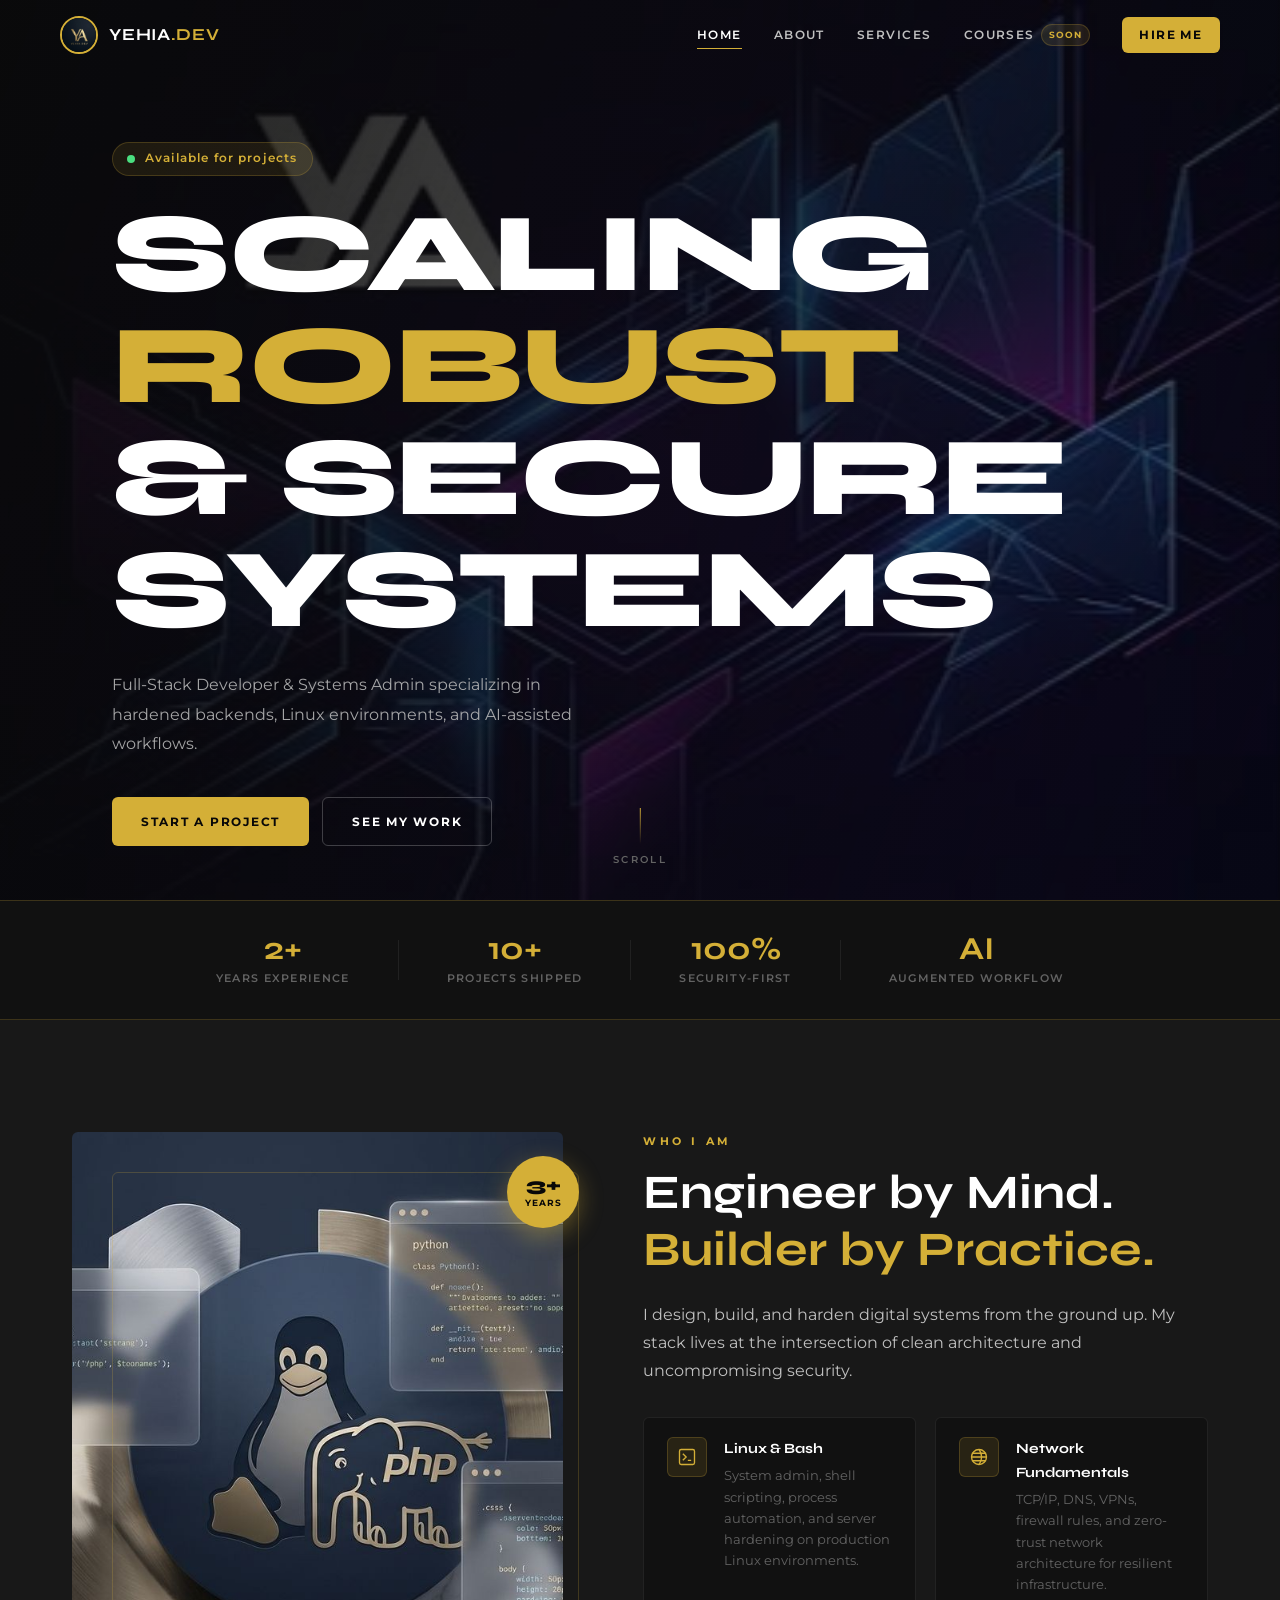
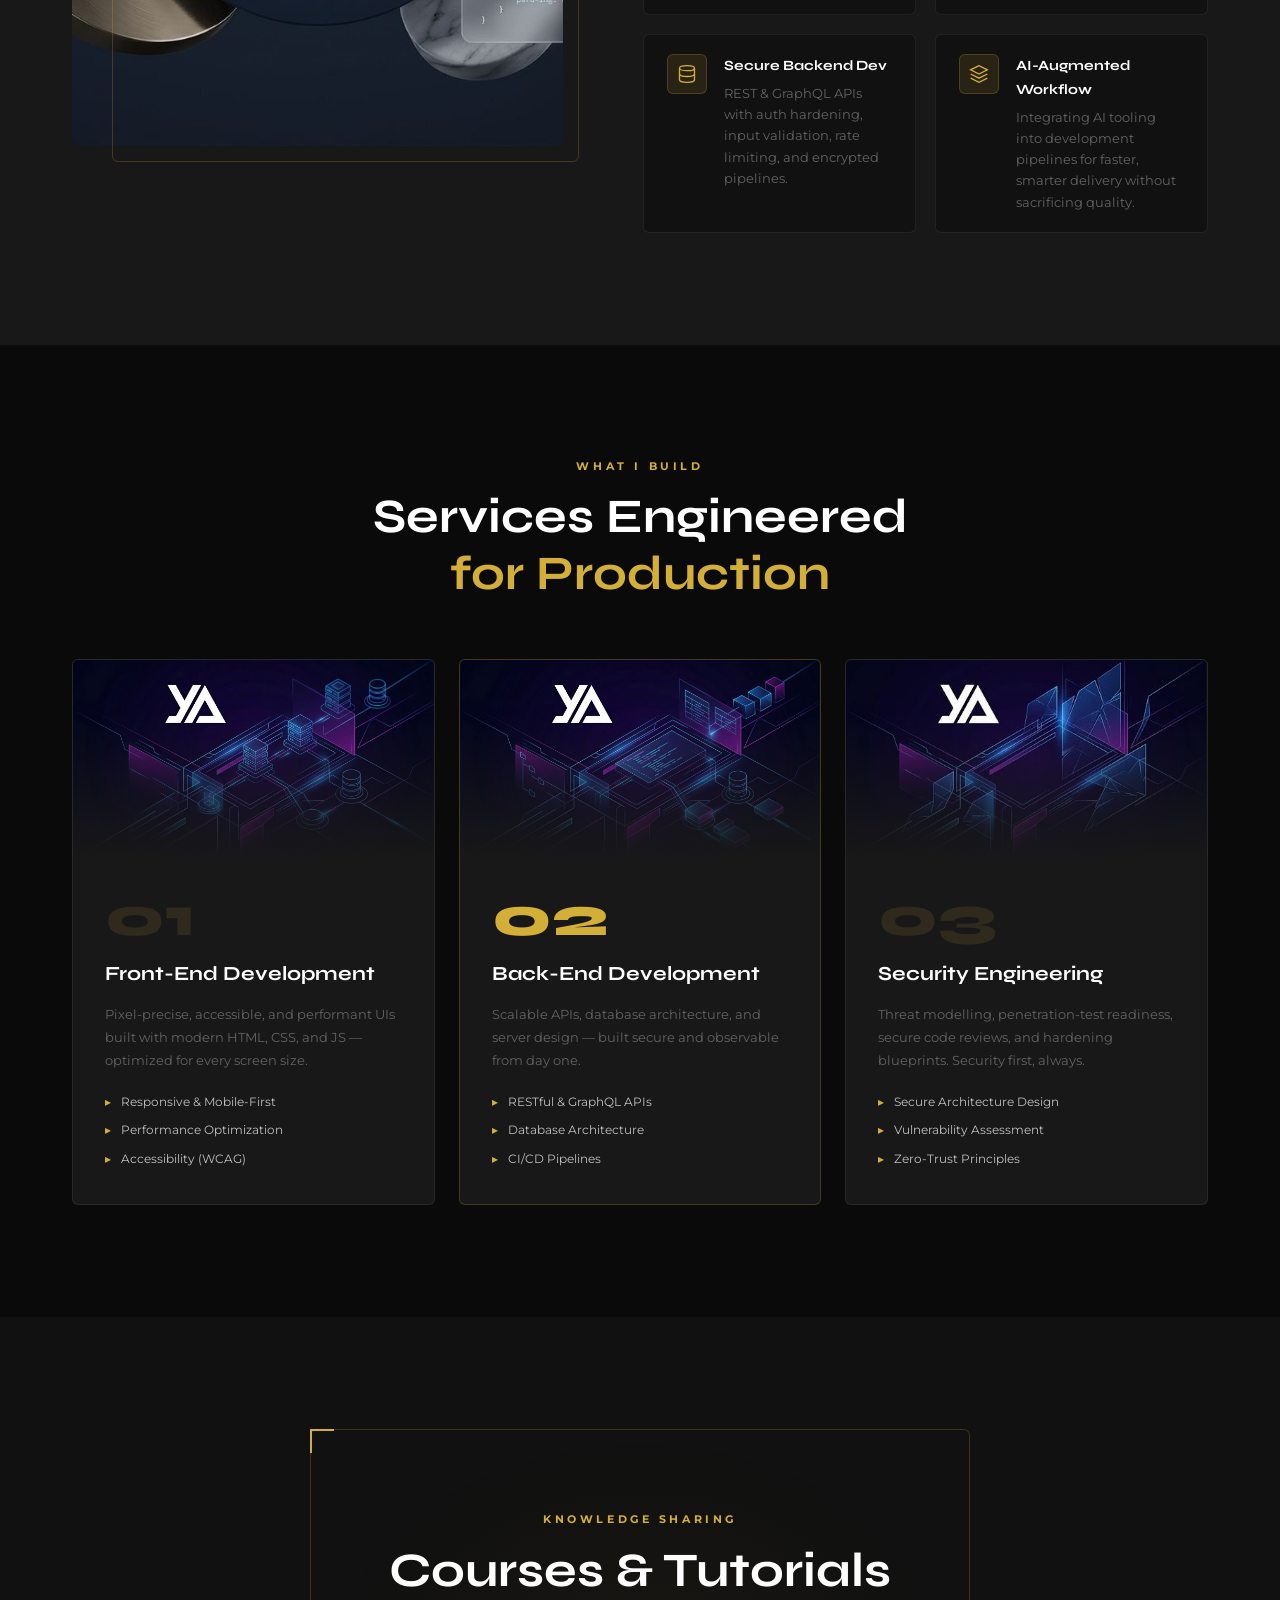
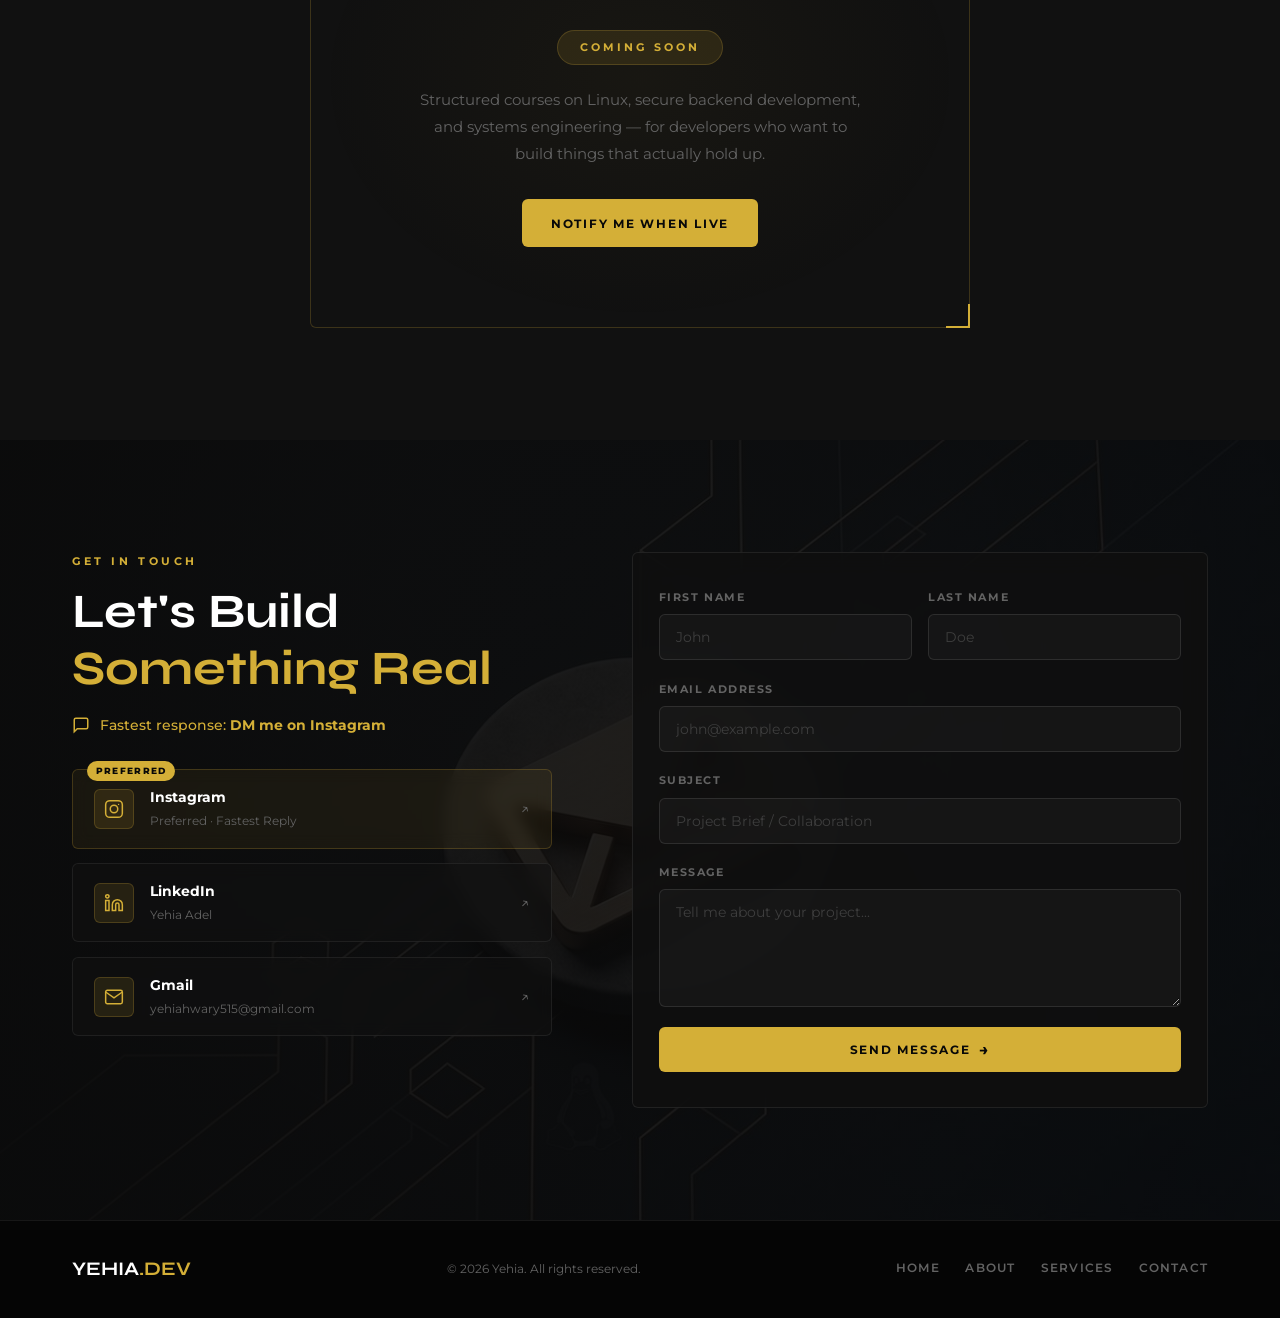
<file: index.html>
<!DOCTYPE html>
<html lang="en">
<head>
  <meta charset="UTF-8" />
  <meta name="viewport" content="width=device-width, initial-scale=1.0" />
  <meta name="description" content="YEHIA.DEV — Full-Stack Developer & Systems Admin specialized in secure backends and Linux environments." />
  <meta name="google-site-verification" content="TcELr9g-P4pDHwM1AW909htxJzRYOVtSJI5cZAtxyQg" />
  <title>YEHIA.DEV — Full-Stack Developer & Systems Admin</title>

  <link rel="preconnect" href="https://fonts.googleapis.com" />
  <link rel="preconnect" href="https://fonts.gstatic.com" crossorigin />
  <link href="https://fonts.googleapis.com/css2?family=Syne:wght@400;500;600;700;800&family=Montserrat:wght@300;400;500;600&display=swap" rel="stylesheet" />

  <link rel="stylesheet" href="style.css" />
</head>
<body>

  <!-- ████  NAVBAR  ████ -->
  <header class="navbar" id="navbar">
    <div class="navbar__inner">
      <a href="#home" class="navbar__logo">
        <img src="PIC/loge.jpeg" alt="YEHIA.DEV Logo" />
        <span class="navbar__wordmark">YEHIA<em>.DEV</em></span>
      </a>

      <nav class="navbar__nav" id="navMenu">
        <a href="#home"     class="nav-link">Home</a>
        <a href="#about"    class="nav-link">About</a>
        <a href="#services" class="nav-link">Services</a>
        <a href="#courses"  class="nav-link">Courses <span class="pill">Soon</span></a>
        <a href="#contact"  class="nav-link nav-cta">Hire Me</a>
      </nav>

      <button class="hamburger" id="hamburger" aria-label="Toggle navigation" aria-expanded="false">
        <span class="bar"></span><span class="bar"></span><span class="bar"></span>
      </button>

    </div>
  </header>


  <main>

    <!-- ████  HERO  ████ -->
    <section class="hero" id="home">
      <div class="hero__media">
        <img src="PIC/p1.jpeg" alt="Systems infrastructure" />
        <div class="hero__vignette"></div>
      </div>

      <div class="hero__body">
        <div class="hero__badge reveal-up">
          <span class="status-dot"></span>
          Available for projects
        </div>

        <h1 class="hero__title reveal-up">
          SCALING<br />
          <span class="hero__accent">ROBUST</span><br />
          &amp; SECURE<br />
          SYSTEMS
        </h1>

        <p class="hero__desc reveal-up">
          Full-Stack Developer &amp; Systems Admin specializing in<br class="d-none-sm" />
          hardened backends, Linux environments, and AI-assisted workflows.
        </p>

        <div class="hero__cta reveal-up">
          <a href="#contact" class="btn btn-primary">Start a Project</a>
          <a href="#about"   class="btn btn-outline">See My Work</a>
        </div>
      </div>

      <div class="hero__scroll" aria-hidden="true">
        <div class="hero__scroll-track"></div>
        <span>Scroll</span>
      </div>
    </section>


    <!-- ████  STATS BAR  ████ -->
    <div class="statsbar">
      <div class="statsbar__inner container">
        <div class="stat reveal-up"><strong>2+</strong><span>Years Experience</span></div>
        <div class="stat-divider"></div>
        <div class="stat reveal-up"><strong>10+</strong><span>Projects Shipped</span></div>
        <div class="stat-divider"></div>
        <div class="stat reveal-up"><strong>100%</strong><span>Security-First</span></div>
        <div class="stat-divider"></div>
        <div class="stat reveal-up"><strong>AI</strong><span>Augmented Workflow</span></div>
      </div>
    </div>


    <!-- ████  ABOUT  ████ -->
    <section class="about section" id="about">
      <div class="container about__grid">

        <div class="about__visual reveal-left">
          <div class="about__img-frame">
            <img src="PIC/about.jpeg" alt="Yehia at work" />
          </div>
          <div class="about__exp-badge">
            <strong>3+</strong>
            <span>Years</span>
          </div>
        </div>

        <div class="about__content">
          <p class="label reveal-up">Who I Am</p>
          <h2 class="section-title reveal-up">
            Engineer by Mind.<br />
            <span class="gold">Builder by Practice.</span>
          </h2>
          <p class="about__lead reveal-up">
            I design, build, and harden digital systems from the ground up. My stack lives at the intersection of clean architecture and uncompromising security.
          </p>

          <div class="skills-grid">

            <div class="skill-item reveal-up">
              <div class="skill-icon">
                <svg viewBox="0 0 24 24" fill="none" stroke="currentColor" stroke-width="1.6">
                  <rect x="3" y="3" width="18" height="18" rx="2"/>
                  <path d="M7 8l4 4-4 4M13 16h4"/>
                </svg>
              </div>
              <div>
                <h3>Linux &amp; Bash</h3>
                <p>System admin, shell scripting, process automation, and server hardening on production Linux environments.</p>
              </div>
            </div>

            <div class="skill-item reveal-up">
              <div class="skill-icon">
                <svg viewBox="0 0 24 24" fill="none" stroke="currentColor" stroke-width="1.6">
                  <circle cx="12" cy="12" r="9"/>
                  <path d="M12 3a14.5 14.5 0 0 1 0 18M3 12h18M3.5 7.5h17M3.5 16.5h17"/>
                </svg>
              </div>
              <div>
                <h3>Network Fundamentals</h3>
                <p>TCP/IP, DNS, VPNs, firewall rules, and zero-trust network architecture for resilient infrastructure.</p>
              </div>
            </div>

            <div class="skill-item reveal-up">
              <div class="skill-icon">
                <svg viewBox="0 0 24 24" fill="none" stroke="currentColor" stroke-width="1.6">
                  <ellipse cx="12" cy="5" rx="9" ry="3"/>
                  <path d="M3 5v14c0 1.657 4.03 3 9 3s9-1.343 9-3V5"/>
                  <path d="M3 12c0 1.657 4.03 3 9 3s9-1.343 9-3"/>
                </svg>
              </div>
              <div>
                <h3>Secure Backend Dev</h3>
                <p>REST &amp; GraphQL APIs with auth hardening, input validation, rate limiting, and encrypted pipelines.</p>
              </div>
            </div>

            <div class="skill-item reveal-up">
              <div class="skill-icon">
                <svg viewBox="0 0 24 24" fill="none" stroke="currentColor" stroke-width="1.6">
                  <path d="M12 2L2 7l10 5 10-5-10-5z"/>
                  <path d="M2 17l10 5 10-5M2 12l10 5 10-5"/>
                </svg>
              </div>
              <div>
                <h3>AI-Augmented Workflow</h3>
                <p>Integrating AI tooling into development pipelines for faster, smarter delivery without sacrificing quality.</p>
              </div>
            </div>

          </div>
        </div>

      </div>
    </section>


    <!-- ████  SERVICES  ████ -->
    <section class="services section" id="services">
      <div class="container">

        <div class="section-head">
          <p class="label reveal-up">What I Build</p>
          <h2 class="section-title reveal-up">
            Services Engineered<br />
            <span class="gold">for Production</span>
          </h2>
        </div>

        <div class="services__grid">

          <article class="svc-card reveal-up">
            <div class="svc-card__img">
              <img src="PIC/p2.jpeg" alt="Front-end development visual" />
              <div class="svc-card__img-overlay"></div>
            </div>
            <div class="svc-card__body">
              <span class="svc-num">01</span>
              <h3>Front-End Development</h3>
              <p>Pixel-precise, accessible, and performant UIs built with modern HTML, CSS, and JS — optimized for every screen size.</p>
              <ul class="svc-list">
                <li>Responsive &amp; Mobile-First</li>
                <li>Performance Optimization</li>
                <li>Accessibility (WCAG)</li>
              </ul>
            </div>
          </article>

          <article class="svc-card svc-card--featured reveal-up">
            <div class="svc-card__img">
              <img src="PIC/p3.jpeg" alt="Back-end development visual" />
              <div class="svc-card__img-overlay"></div>
            </div>
            <div class="svc-card__body">
              <span class="svc-num">02</span>
              <h3>Back-End Development</h3>
              <p>Scalable APIs, database architecture, and server design — built secure and observable from day one.</p>
              <ul class="svc-list">
                <li>RESTful &amp; GraphQL APIs</li>
                <li>Database Architecture</li>
                <li>CI/CD Pipelines</li>
              </ul>
            </div>
          </article>

          <article class="svc-card reveal-up">
            <div class="svc-card__img">
              <img src="PIC/p1.jpeg" alt="Security engineering visual" />
              <div class="svc-card__img-overlay"></div>
            </div>
            <div class="svc-card__body">
              <span class="svc-num">03</span>
              <h3>Security Engineering</h3>
              <p>Threat modelling, penetration-test readiness, secure code reviews, and hardening blueprints. Security first, always.</p>
              <ul class="svc-list">
                <li>Secure Architecture Design</li>
                <li>Vulnerability Assessment</li>
                <li>Zero-Trust Principles</li>
              </ul>
            </div>
          </article>

        </div>
      </div>
    </section>


    <!-- ████  COURSES  ████ -->
    <section class="courses section" id="courses">
      <div class="container">
        <div class="courses__inner reveal-up">
          <div class="courses__corner-tl"></div>
          <div class="courses__corner-br"></div>
          <p class="label">Knowledge Sharing</p>
          <h2 class="section-title">Courses &amp; Tutorials</h2>
          <span class="courses__pill">Coming Soon</span>
          <p class="courses__desc">
            Structured courses on Linux, secure backend development, and systems engineering — for developers who want to build things that actually hold up.
          </p>
          <a href="#contact" class="btn btn-primary">Notify Me When Live</a>
        </div>
      </div>
    </section>


    <!-- ████  CONTACT  ████ -->
    <section class="contact section" id="contact">

      <div class="contact__bg">
        <img src="PIC/contact.jpeg" alt="" aria-hidden="true" />
        <div class="contact__bg-overlay"></div>
      </div>

      <div class="container contact__grid">

        <div class="contact__info">
          <p class="label reveal-up">Get In Touch</p>
          <h2 class="section-title reveal-up">
            Let's Build<br />
            <span class="gold">Something Real</span>
          </h2>

          <div class="contact__preferred reveal-up">
            <svg viewBox="0 0 24 24" fill="none" stroke="currentColor" stroke-width="2" aria-hidden="true">
              <path d="M21 15a2 2 0 0 1-2 2H7l-4 4V5a2 2 0 0 1 2-2h14a2 2 0 0 1 2 2z"/>
            </svg>
            <span>Fastest response: <strong>DM me on Instagram</strong></span>
          </div>

          <div class="social-links reveal-up">

            <a
              href="https://www.instagram.com/yahya_alsulami515?igsh=MWY4enBuMXNpaTRycA%3D%3D&utm_source=qr"
              target="_blank"
              rel="noopener noreferrer"
              class="social-link social-link--ig social-link--preferred"
              aria-label="Instagram — preferred contact"
            >
              <span class="social-link__icon">
                <svg viewBox="0 0 24 24" fill="none" stroke="currentColor" stroke-width="1.8">
                  <rect x="2" y="2" width="20" height="20" rx="5"/>
                  <circle cx="12" cy="12" r="4.5"/>
                  <circle cx="17.5" cy="6.5" r="0.8" fill="currentColor" stroke="none"/>
                </svg>
              </span>
              <span class="social-link__label">
                <strong>Instagram</strong>
                <small>Preferred · Fastest Reply</small>
              </span>
              <span class="social-link__arrow">↗</span>
            </a>

            <a
              href="https://www.linkedin.com/in/yehia-adel-474b653a9?utm_source=share_via&utm_content=profile&utm_medium=member_ios"
              target="_blank"
              rel="noopener noreferrer"
              class="social-link social-link--li"
              aria-label="LinkedIn profile"
            >
              <span class="social-link__icon">
                <svg viewBox="0 0 24 24" fill="none" stroke="currentColor" stroke-width="1.8">
                  <path d="M16 8a6 6 0 0 1 6 6v7h-4v-7a2 2 0 0 0-2-2 2 2 0 0 0-2 2v7h-4v-7a6 6 0 0 1 6-6z"/>
                  <rect x="2" y="9" width="4" height="12"/>
                  <circle cx="4" cy="4" r="2"/>
                </svg>
              </span>
              <span class="social-link__label">
                <strong>LinkedIn</strong>
                <small>Yehia Adel</small>
              </span>
              <span class="social-link__arrow">↗</span>
            </a>

            <a
              href="mailto:yehiahwary515@gmail.com"
              class="social-link social-link--gm"
              aria-label="Email: yehiahwary515@gmail.com"
            >
              <span class="social-link__icon">
                <svg viewBox="0 0 24 24" fill="none" stroke="currentColor" stroke-width="1.8">
                  <path d="M4 4h16c1.1 0 2 .9 2 2v12c0 1.1-.9 2-2 2H4c-1.1 0-2-.9-2-2V6c0-1.1.9-2 2-2z"/>
                  <polyline points="22,6 12,13 2,6"/>
                </svg>
              </span>
              <span class="social-link__label">
                <strong>Gmail</strong>
                <small>yehiahwary515@gmail.com</small>
              </span>
              <span class="social-link__arrow">↗</span>
            </a>

          </div>
        </div>

        <div class="contact__form-wrap reveal-up">
          <form class="contact__form" id="contactForm" action="https://formspree.io/f/xzdywegn" method="POST">
            <div class="form-row">
              <div class="form-group">
                <label for="fname">First Name</label>
                <input type="text" id="fname" name="fname" placeholder="John" autocomplete="given-name" required />
              </div>
              <div class="form-group">
                <label for="lname">Last Name</label>
                <input type="text" id="lname" name="lname" placeholder="Doe" autocomplete="family-name" required />
              </div>
            </div>

            <div class="form-group">
              <label for="email">Email Address</label>
              <input type="email" id="email" name="email" placeholder="john@example.com" autocomplete="email" required />
            </div>

            <div class="form-group">
              <label for="subject">Subject</label>
              <input type="text" id="subject" name="subject" placeholder="Project Brief / Collaboration" />
            </div>

            <div class="form-group">
              <label for="message">Message</label>
              <textarea id="message" name="message" rows="5" placeholder="Tell me about your project..." required></textarea>
            </div>

            <button type="submit" class="btn btn-primary btn-full" id="submitBtn">
              <span class="btn-text">Send Message</span>
              <span class="btn-icon" aria-hidden="true">→</span>
            </button>

            <p class="form-success" id="formSuccess" role="alert" aria-live="polite">
              ✓ Message received! I'll be in touch shortly.
            </p>

          </form>
        </div>

      </div>
    </section>

  </main>


  <!-- ████  FOOTER  ████ -->
  <footer class="footer">
    <div class="container footer__inner">
      <p class="footer__brand">YEHIA<span class="gold">.DEV</span></p>
      <p class="footer__copy">© <span id="year"></span> Yehia. All rights reserved.</p>
      <nav class="footer__nav" aria-label="Footer links">
        <a href="#home">Home</a>
        <a href="#about">About</a>
        <a href="#services">Services</a>
        <a href="#contact">Contact</a>
      </nav>
    </div>
  </footer>
  <script src="script.js"></script>
</body>
</html>
</file>
<file: style.css>
/* ═══════════════════════════════════════════════════════════
   YEHIA.DEV — style.css  v2
   Mobile-First Responsive | Luxury Dark Mode | Gold Accents
   Fonts: Syne (display) + Montserrat (body)
═══════════════════════════════════════════════════════════ */

/* ──────────────────────────────────────────
   1. CSS RESET & ROOT VARIABLES
────────────────────────────────────────── */
*, *::before, *::after {
  box-sizing: border-box;
  margin: 0;
  padding: 0;
}

:root {
  /* Colors */
  --bg:           #0a0a0a;
  --bg-2:         #111111;
  --bg-3:         #181818;
  --gold:         #D4AF37;
  --gold-light:   #e8c84d;
  --gold-dim:     rgba(212, 175, 55, 0.12);
  --gold-border:  rgba(212, 175, 55, 0.22);
  --white:        #ffffff;
  --text:         #c0c0c0;
  --text-muted:   #636363;
  --border:       rgba(255, 255, 255, 0.07);

  /* Typography */
  --font-display: 'Syne', sans-serif;
  --font-body:    'Montserrat', sans-serif;

  /* Spacing */
  --section-pad:  5rem 0;
  --container:    1200px;

  /* Misc */
  --radius:       6px;
  --ease:         cubic-bezier(0.25, 0.46, 0.45, 0.94);
  --t:            0.32s;
}

html {
  scroll-behavior: smooth;
  font-size: 16px;
}

body {
  background-color: var(--bg);
  color: var(--text);
  font-family: var(--font-body);
  font-weight: 400;
  line-height: 1.7;
  overflow-x: hidden;
  -webkit-font-smoothing: antialiased;
}

img {
  display: block;
  max-width: 100%;
  height: auto;
}

a { text-decoration: none; color: inherit; }
ul { list-style: none; }
button { font-family: var(--font-body); }

/* ──────────────────────────────────────────
   2. UTILITY CLASSES
────────────────────────────────────────── */
.container {
  width: 100%;
  max-width: var(--container);
  margin: 0 auto;
  padding: 0 1.25rem;
}

.section { padding: var(--section-pad); }

.gold { color: var(--gold); }

.label {
  display: block;
  font-family: var(--font-body);
  font-size: 0.7rem;
  font-weight: 700;
  letter-spacing: 0.32em;
  text-transform: uppercase;
  color: var(--gold);
  margin-bottom: 0.85rem;
}

.section-title {
  font-family: var(--font-display);
  font-size: clamp(1.9rem, 4.5vw, 3rem);
  font-weight: 700;
  color: var(--white);
  line-height: 1.18;
  margin-bottom: 1.4rem;
}

.section-head {
  text-align: center;
  max-width: 600px;
  margin: 0 auto 3.5rem;
}

/* hide linebreak on small screens */
.d-none-sm { display: none; }

/* ──────────────────────────────────────────
   3. SCROLL-REVEAL ANIMATIONS
────────────────────────────────────────── */
.reveal-up,
.reveal-left {
  opacity: 0;
  transition: opacity 0.7s var(--ease), transform 0.7s var(--ease);
}
.reveal-up   { transform: translateY(40px); }
.reveal-left { transform: translateX(-40px); }

.reveal-up.is-visible,
.reveal-left.is-visible {
  opacity: 1;
  transform: none;
}

/* stagger delays for siblings */
.skills-grid .skill-item:nth-child(2),
.svc-card:nth-child(2),
.stat:nth-child(2) { transition-delay: 0.1s; }

.skills-grid .skill-item:nth-child(3),
.svc-card:nth-child(3),
.stat:nth-child(3) { transition-delay: 0.2s; }

.skills-grid .skill-item:nth-child(4),
.stat:nth-child(4) { transition-delay: 0.3s; }

/* ──────────────────────────────────────────
   4. BUTTONS
────────────────────────────────────────── */
.btn {
  display: inline-flex;
  align-items: center;
  gap: 0.5rem;
  padding: 0.82rem 1.8rem;
  font-family: var(--font-body);
  font-size: 0.78rem;
  font-weight: 700;
  letter-spacing: 0.14em;
  text-transform: uppercase;
  border: none;
  border-radius: var(--radius);
  cursor: pointer;
  transition: all var(--t) var(--ease);
  position: relative;
  overflow: hidden;
  white-space: nowrap;
}

.btn-primary {
  background: var(--gold);
  color: #080808;
  box-shadow: 0 0 0 0 rgba(212,175,55,0.35);
}
.btn-primary:hover {
  background: var(--gold-light);
  box-shadow: 0 6px 28px rgba(212,175,55,0.35);
  transform: translateY(-2px);
}
.btn-primary:active { transform: translateY(0); }

.btn-outline {
  background: transparent;
  color: var(--white);
  border: 1px solid rgba(255,255,255,0.22);
}
.btn-outline:hover {
  border-color: var(--gold);
  color: var(--gold);
  transform: translateY(-2px);
}

.btn-full { width: 100%; justify-content: center; }

.btn-icon {
  transition: transform var(--t) var(--ease);
  font-size: 1rem;
}
.btn-primary:hover .btn-icon { transform: translateX(4px); }

/* ──────────────────────────────────────────
   5. NAVBAR
────────────────────────────────────────── */
.navbar {
  position: fixed;
  top: 0; left: 0; right: 0;
  z-index: 1000;
  padding: 1rem 0;
  transition: background var(--t), padding var(--t), box-shadow var(--t);
}

.navbar.scrolled {
  background: rgba(10,10,10,0.96);
  backdrop-filter: blur(16px);
  -webkit-backdrop-filter: blur(16px);
  padding: 0.65rem 0;
  box-shadow: 0 1px 0 var(--gold-border);
}

.navbar__inner {
  max-width: var(--container);
  margin: 0 auto;
  padding: 0 1.25rem;
  display: flex;
  align-items: center;
  justify-content: space-between;
  gap: 1rem;
}

.navbar__logo {
  display: flex;
  align-items: center;
  gap: 0.7rem;
  flex-shrink: 0;
}
.navbar__logo img {
  width: 38px;
  height: 38px;
  border-radius: 50%;
  object-fit: cover;
  border: 2px solid var(--gold);
  transition: transform var(--t);
}
.navbar__logo:hover img { transform: scale(1.1); }

.navbar__wordmark {
  font-family: var(--font-display);
  font-size: 1.05rem;
  font-weight: 700;
  color: var(--white);
  letter-spacing: 0.04em;
}
.navbar__wordmark em {
  color: var(--gold);
  font-style: normal;
}

/* Desktop nav */
.navbar__nav {
  display: none; /* hidden on mobile by default */
  align-items: center;
  gap: 2rem;
}

.nav-link {
  font-size: 0.76rem;
  font-weight: 600;
  letter-spacing: 0.12em;
  text-transform: uppercase;
  color: var(--text);
  display: flex;
  align-items: center;
  gap: 0.4rem;
  position: relative;
  transition: color var(--t);
}
.nav-link::after {
  content: '';
  position: absolute;
  bottom: -4px; left: 0;
  width: 0; height: 1px;
  background: var(--gold);
  transition: width var(--t);
}
.nav-link:hover,
.nav-link.active { color: var(--white); }
.nav-link:hover::after,
.nav-link.active::after { width: 100%; }

.nav-cta {
  background: var(--gold);
  color: #080808 !important;
  padding: 0.48rem 1.1rem;
  border-radius: var(--radius);
  font-weight: 700;
}
.nav-cta::after { display: none; }
.nav-cta:hover { background: var(--gold-light); transform: translateY(-1px); }

.pill {
  background: var(--gold-dim);
  color: var(--gold);
  font-size: 0.58rem;
  font-weight: 700;
  letter-spacing: 0.08em;
  padding: 0.15rem 0.45rem;
  border-radius: 20px;
  border: 1px solid var(--gold-border);
}

/* Hamburger */
.hamburger {
  display: flex;
  flex-direction: column;
  justify-content: center;
  gap: 5px;
  width: 32px;
  height: 32px;
  background: none;
  border: none;
  cursor: pointer;
  padding: 2px;
  flex-shrink: 0;
}
.bar {
  display: block;
  width: 100%;
  height: 1.5px;
  background: var(--white);
  transition: all var(--t) var(--ease);
  transform-origin: center;
}
.hamburger.open .bar:nth-child(1) { transform: translateY(6.5px) rotate(45deg); }
.hamburger.open .bar:nth-child(2) { opacity: 0; transform: scaleX(0); }
.hamburger.open .bar:nth-child(3) { transform: translateY(-6.5px) rotate(-45deg); }

/* ──────────────────────────────────────────
   6. HERO
────────────────────────────────────────── */
.hero {
  position: relative;
  min-height: 100svh;
  display: flex;
  align-items: center;
  overflow: hidden;
}

.hero__media {
  position: absolute;
  inset: 0;
  z-index: 0;
}
.hero__media img {
  width: 100%;
  height: 100%;
  object-fit: cover;
  object-position: center;
  animation: heroZoom 14s ease-out forwards;
}
@keyframes heroZoom {
  from { transform: scale(1.06); }
  to   { transform: scale(1); }
}

.hero__vignette {
  position: absolute;
  inset: 0;
  background: linear-gradient(
    110deg,
    rgba(10,10,10,0.94) 0%,
    rgba(10,10,10,0.72) 55%,
    rgba(10,10,10,0.40) 100%
  );
}

.hero__body {
  position: relative;
  z-index: 1;
  width: 100%;
  padding: 0 1.25rem;
  padding-top: 5.5rem;
  max-width: var(--container);
  margin: 0 auto;
}

.hero__badge {
  display: inline-flex;
  align-items: center;
  gap: 0.6rem;
  background: rgba(212,175,55,0.1);
  border: 1px solid var(--gold-border);
  border-radius: 40px;
  padding: 0.4rem 0.9rem;
  font-size: 0.72rem;
  font-weight: 600;
  letter-spacing: 0.1em;
  color: var(--gold);
  margin-bottom: 1.4rem;
}

.status-dot {
  width: 8px;
  height: 8px;
  border-radius: 50%;
  background: #4ade80;
  flex-shrink: 0;
  animation: pulse 2.5s ease-in-out infinite;
}
@keyframes pulse {
  0%, 100% { box-shadow: 0 0 0 0 rgba(74,222,128,0.5); }
  50% { box-shadow: 0 0 0 6px rgba(74,222,128,0); }
}

.hero__title {
  font-family: var(--font-display);
  font-size: clamp(2.8rem, 10vw, 7rem);
  font-weight: 800;
  line-height: 1.0;
  color: var(--white);
  letter-spacing: -0.02em;
  margin-bottom: 1.5rem;
}
.hero__accent {
  color: var(--gold);
  -webkit-text-stroke: 0px;
}

.hero__desc {
  font-size: clamp(0.88rem, 2vw, 1.02rem);
  color: rgba(192,192,192,0.85);
  line-height: 1.8;
  margin-bottom: 2.4rem;
  max-width: 520px;
}

.hero__cta {
  display: flex;
  flex-wrap: wrap;
  gap: 0.85rem;
}

.hero__scroll {
  position: absolute;
  bottom: 2rem;
  left: 50%;
  transform: translateX(-50%);
  z-index: 1;
  display: flex;
  flex-direction: column;
  align-items: center;
  gap: 0.5rem;
  font-size: 0.6rem;
  font-weight: 600;
  letter-spacing: 0.25em;
  text-transform: uppercase;
  color: var(--text-muted);
}
.hero__scroll-track {
  width: 1px;
  height: 36px;
  background: linear-gradient(to bottom, var(--gold), transparent);
  animation: scrollAnim 2.2s ease-in-out infinite;
}
@keyframes scrollAnim {
  0%, 100% { opacity: 0.3; transform: scaleY(1); }
  50%       { opacity: 1;   transform: scaleY(1.15); }
}

/* ──────────────────────────────────────────
   7. STATS BAR
────────────────────────────────────────── */
.statsbar {
  background: var(--bg-2);
  border-top: 1px solid var(--gold-border);
  border-bottom: 1px solid var(--gold-border);
  padding: 2rem 0;
}

.statsbar__inner {
  display: flex;
  align-items: center;
  justify-content: center;
  gap: 2rem;
  flex-wrap: wrap;
}

.stat {
  text-align: center;
  display: flex;
  flex-direction: column;
  gap: 0.25rem;
}
.stat strong {
  font-family: var(--font-display);
  font-size: 2rem;
  font-weight: 700;
  color: var(--gold);
  line-height: 1;
}
.stat span {
  font-size: 0.68rem;
  font-weight: 600;
  letter-spacing: 0.12em;
  text-transform: uppercase;
  color: var(--text-muted);
}

.stat-divider {
  width: 1px;
  height: 40px;
  background: var(--border);
  flex-shrink: 0;
}

/* ──────────────────────────────────────────
   8. ABOUT
────────────────────────────────────────── */
.about { background: var(--bg-3); }

.about__grid {
  display: grid;
  grid-template-columns: 1fr;
  gap: 3rem;
  align-items: start;
}

.about__visual {
  position: relative;
  max-width: 480px;
  width: 100%;
  margin: 0 auto;
}
.about__img-frame {
  position: relative;
  z-index: 1;
}
.about__img-frame img {
  width: 100%;
  aspect-ratio: 4 / 5;
  object-fit: cover;
  border-radius: var(--radius);
  display: block;
}
.about__img-frame::after {
  content: '';
  position: absolute;
  bottom: -16px; right: -16px;
  width: calc(100% - 24px);
  height: calc(100% - 24px);
  border: 1px solid var(--gold-border);
  border-radius: var(--radius);
  z-index: 0;
  pointer-events: none;
}

.about__exp-badge {
  position: absolute;
  top: 1.5rem; right: -1rem;
  z-index: 2;
  background: var(--gold);
  color: #080808;
  width: 72px; height: 72px;
  border-radius: 50%;
  display: flex;
  flex-direction: column;
  align-items: center;
  justify-content: center;
  gap: 1px;
  box-shadow: 0 8px 24px rgba(212,175,55,0.4);
}
.about__exp-badge strong {
  font-family: var(--font-display);
  font-size: 1.2rem;
  font-weight: 800;
  line-height: 1;
}
.about__exp-badge span {
  font-size: 0.58rem;
  font-weight: 700;
  letter-spacing: 0.1em;
  text-transform: uppercase;
}

.about__lead {
  font-size: 0.97rem;
  color: var(--text);
  line-height: 1.8;
  margin-bottom: 2rem;
}

.skills-grid {
  display: grid;
  grid-template-columns: 1fr;
  gap: 1.2rem;
}

.skill-item {
  display: flex;
  gap: 1.1rem;
  align-items: flex-start;
  background: var(--bg-2);
  border: 1px solid var(--border);
  border-radius: var(--radius);
  padding: 1.2rem 1.4rem;
  transition: border-color var(--t), transform var(--t);
}
.skill-item:hover {
  border-color: var(--gold-border);
  transform: translateX(4px);
}

.skill-icon {
  flex-shrink: 0;
  width: 40px; height: 40px;
  background: var(--gold-dim);
  border: 1px solid var(--gold-border);
  border-radius: var(--radius);
  display: grid;
  place-items: center;
  color: var(--gold);
}
.skill-icon svg { width: 20px; height: 20px; }

.skill-item h3 {
  font-size: 0.88rem;
  font-weight: 700;
  color: var(--white);
  margin-bottom: 0.3rem;
  font-family: var(--font-display);
}
.skill-item p {
  font-size: 0.8rem;
  color: var(--text-muted);
  line-height: 1.65;
}

/* ──────────────────────────────────────────
   9. SERVICES
────────────────────────────────────────── */
.services { background: var(--bg); }

.services__grid {
  display: grid;
  grid-template-columns: 1fr;
  gap: 1.5rem;
}

.svc-card {
  background: var(--bg-3);
  border: 1px solid var(--border);
  border-radius: var(--radius);
  overflow: hidden;
  transition: border-color var(--t), transform var(--t), box-shadow var(--t);
}
.svc-card:hover {
  border-color: var(--gold-border);
  transform: translateY(-5px);
  box-shadow: 0 16px 48px rgba(0,0,0,0.5);
}

.svc-card--featured {
  border-color: var(--gold-border);
}
.svc-card--featured .svc-num { color: var(--gold); }

.svc-card__img {
  position: relative;
  height: 200px;
  overflow: hidden;
}
.svc-card__img img {
  width: 100%;
  height: 100%;
  object-fit: cover;
  object-position: center;
  transition: transform 0.6s var(--ease);
}
.svc-card:hover .svc-card__img img { transform: scale(1.05); }

.svc-card__img-overlay {
  position: absolute;
  inset: 0;
  background: linear-gradient(to bottom, transparent 30%, var(--bg-3) 100%);
}

.svc-card__body { padding: 1.8rem 2rem 2.2rem; }

.svc-num {
  font-family: var(--font-display);
  font-size: 3.5rem;
  font-weight: 800;
  line-height: 1;
  color: rgba(212,175,55,0.12);
  display: block;
  margin-bottom: 0.8rem;
  transition: color var(--t);
}
.svc-card:hover .svc-num { color: rgba(212,175,55,0.25); }

.svc-card__body h3 {
  font-family: var(--font-display);
  font-size: 1.25rem;
  font-weight: 700;
  color: var(--white);
  margin-bottom: 0.75rem;
}
.svc-card__body p {
  font-size: 0.84rem;
  color: var(--text-muted);
  line-height: 1.7;
  margin-bottom: 1.2rem;
}

.svc-list { display: flex; flex-direction: column; gap: 0.45rem; }
.svc-list li {
  font-size: 0.78rem;
  color: var(--text);
  padding-left: 1rem;
  position: relative;
}
.svc-list li::before {
  content: '▸';
  position: absolute;
  left: 0;
  color: var(--gold);
}

/* ──────────────────────────────────────────
   10. COURSES
────────────────────────────────────────── */
.courses { background: var(--bg-2); }

.courses__inner {
  max-width: 660px;
  margin: 0 auto;
  text-align: center;
  padding: 4rem 2rem;
  border: 1px solid var(--gold-border);
  border-radius: var(--radius);
  background: radial-gradient(ellipse at center, rgba(212,175,55,0.04) 0%, transparent 70%);
  position: relative;
}

/* Decorative corner brackets */
.courses__corner-tl,
.courses__corner-br {
  position: absolute;
  width: 24px; height: 24px;
  border-color: var(--gold);
  border-style: solid;
  pointer-events: none;
}
.courses__corner-tl { top: -1px; left: -1px; border-width: 2px 0 0 2px; }
.courses__corner-br { bottom: -1px; right: -1px; border-width: 0 2px 2px 0; }

.courses__pill {
  display: inline-block;
  margin: 0.5rem 0 1.4rem;
  background: var(--gold-dim);
  color: var(--gold);
  font-size: 0.68rem;
  font-weight: 700;
  letter-spacing: 0.28em;
  text-transform: uppercase;
  padding: 0.45rem 1.4rem;
  border-radius: 40px;
  border: 1px solid var(--gold-border);
}

.courses__desc {
  font-size: 0.93rem;
  color: var(--text-muted);
  line-height: 1.8;
  max-width: 440px;
  margin: 0 auto 2rem;
}

/* ──────────────────────────────────────────
   11. CONTACT
────────────────────────────────────────── */
.contact {
  position: relative;
  overflow: hidden;
}

.contact__bg {
  position: absolute;
  inset: 0;
  z-index: 0;
}
.contact__bg img {
  width: 100%;
  height: 100%;
  object-fit: cover;
  object-position: center;
}
.contact__bg-overlay {
  position: absolute;
  inset: 0;
  background: linear-gradient(
    115deg,
    rgba(10,10,10,0.98) 0%,
    rgba(10,10,10,0.90) 50%,
    rgba(10,10,10,0.70) 100%
  );
}

.contact__grid {
  position: relative;
  z-index: 1;
  display: grid;
  grid-template-columns: 1fr;
  gap: 3rem;
  padding-top: 5rem;
  padding-bottom: 5rem;
}

.contact__preferred {
  display: flex;
  align-items: center;
  gap: 0.6rem;
  font-size: 0.86rem;
  color: var(--gold);
  font-weight: 500;
  margin-bottom: 2rem;
  margin-top: -0.4rem;
}
.contact__preferred svg { width: 18px; height: 18px; flex-shrink: 0; }
.contact__preferred strong { font-weight: 700; }

/* Social Links */
.social-links { display: flex; flex-direction: column; gap: 0.9rem; }

.social-link {
  display: flex;
  align-items: center;
  gap: 1rem;
  padding: 1rem 1.3rem;
  border: 1px solid var(--border);
  border-radius: var(--radius);
  background: rgba(17,17,17,0.6);
  backdrop-filter: blur(8px);
  transition: all var(--t) var(--ease);
  text-decoration: none;
}
.social-link:hover {
  border-color: var(--gold-border);
  transform: translateX(5px);
  background: rgba(212,175,55,0.05);
}

/* Instagram — preferred */
.social-link--preferred {
  border-color: var(--gold-border);
  background: rgba(212,175,55,0.07);
  position: relative;
}
.social-link--preferred::before {
  content: 'PREFERRED';
  position: absolute;
  top: -9px; left: 14px;
  background: var(--gold);
  color: #080808;
  font-size: 0.55rem;
  font-weight: 800;
  letter-spacing: 0.15em;
  padding: 0.15rem 0.55rem;
  border-radius: 20px;
}
.social-link--preferred:hover { transform: translateX(5px) scale(1.01); }

.social-link__icon {
  flex-shrink: 0;
  width: 40px; height: 40px;
  background: var(--gold-dim);
  border: 1px solid var(--gold-border);
  border-radius: var(--radius);
  display: grid;
  place-items: center;
  color: var(--gold);
}
.social-link__icon svg { width: 20px; height: 20px; }

.social-link__label {
  flex: 1;
  display: flex;
  flex-direction: column;
  gap: 2px;
}
.social-link__label strong {
  font-size: 0.88rem;
  font-weight: 700;
  color: var(--white);
}
.social-link__label small {
  font-size: 0.72rem;
  color: var(--text-muted);
}

.social-link__arrow {
  color: var(--text-muted);
  font-size: 1rem;
  transition: color var(--t), transform var(--t);
}
.social-link:hover .social-link__arrow {
  color: var(--gold);
  transform: translate(2px, -2px);
}

/* Contact Form */
.contact__form-wrap {
  background: rgba(15,15,15,0.88);
  border: 1px solid rgba(255,255,255,0.08);
  backdrop-filter: blur(12px);
  border-radius: var(--radius);
  padding: 2.2rem 1.6rem;
}

.contact__form { display: flex; flex-direction: column; gap: 1.2rem; }

.form-row {
  display: grid;
  grid-template-columns: 1fr 1fr;
  gap: 1rem;
}

.form-group { display: flex; flex-direction: column; gap: 0.45rem; }

.form-group label {
  font-size: 0.7rem;
  font-weight: 700;
  letter-spacing: 0.14em;
  text-transform: uppercase;
  color: var(--text-muted);
}

.form-group input,
.form-group textarea {
  background: rgba(255,255,255,0.03);
  border: 1px solid rgba(255,255,255,0.1);
  border-radius: var(--radius);
  padding: 0.82rem 1rem;
  font-family: var(--font-body);
  font-size: 0.88rem;
  color: var(--white);
  outline: none;
  transition: border-color var(--t), background var(--t);
  resize: vertical;
  min-height: 44px;
}
.form-group input::placeholder,
.form-group textarea::placeholder { color: #3e3e3e; }
.form-group input:focus,
.form-group textarea:focus {
  border-color: var(--gold);
  background: rgba(212,175,55,0.03);
}
.form-group input.error,
.form-group textarea.error { border-color: #e05555; }

.form-success {
  display: none;
  text-align: center;
  font-size: 0.84rem;
  font-weight: 600;
  color: #4ade80;
  padding: 0.5rem;
  letter-spacing: 0.04em;
}
.form-success.visible { display: block; }

/* ──────────────────────────────────────────
   12. FOOTER
────────────────────────────────────────── */
.footer {
  background: #050505;
  border-top: 1px solid var(--border);
  padding: 2rem 0;
}

.footer__inner {
  display: flex;
  flex-direction: column;
  align-items: center;
  gap: 1.1rem;
  text-align: center;
}

.footer__brand {
  font-family: var(--font-display);
  font-size: 1.2rem;
  font-weight: 700;
  color: var(--white);
}

.footer__copy {
  font-size: 0.76rem;
  color: var(--text-muted);
}

.footer__nav {
  display: flex;
  gap: 1.6rem;
  flex-wrap: wrap;
  justify-content: center;
}
.footer__nav a {
  font-size: 0.73rem;
  font-weight: 600;
  letter-spacing: 0.1em;
  text-transform: uppercase;
  color: var(--text-muted);
  transition: color var(--t);
}
.footer__nav a:hover { color: var(--gold); }

/* ──────────────────────────────────────────
   13. MEDIA QUERIES — TABLET (≥ 640px)
────────────────────────────────────────── */
@media (min-width: 640px) {
  :root { --section-pad: 6rem 0; }

  .container { padding: 0 2rem; }

  .d-none-sm { display: inline; }

  /* Hero */
  .hero__title { font-size: clamp(3.5rem, 9vw, 7rem); }

  /* Stats */
  .statsbar__inner { gap: 3rem; }
  .stat-divider { display: block; }

  /* About */
  .skills-grid { grid-template-columns: 1fr 1fr; }

  /* Services */
  .services__grid { grid-template-columns: repeat(2, 1fr); }

  /* Footer */
  .footer__inner { flex-direction: row; justify-content: space-between; text-align: left; }
}

/* ──────────────────────────────────────────
   14. MEDIA QUERIES — DESKTOP (≥ 1024px)
────────────────────────────────────────── */
@media (min-width: 1024px) {
  :root { --section-pad: 7rem 0; }

  /* Navbar — show desktop nav, hide hamburger */
  .navbar__nav { display: flex; }
  .hamburger   { display: none; }

  /* Hero */
  .hero__body { padding-left: calc((100vw - var(--container)) / 2 + 2rem); }

  /* About */
  .about__grid { grid-template-columns: 1fr 1.15fr; gap: 5rem; }
  .about__visual { max-width: 100%; margin: 0; }
  .skills-grid { grid-template-columns: 1fr 1fr; }

  /* Services */
  .services__grid { grid-template-columns: repeat(3, 1fr); }

  /* Contact */
  .contact__grid { grid-template-columns: 1fr 1.2fr; gap: 5rem; }

  /* Courses inner */
  .courses__inner { padding: 5rem 3rem; }
}

/* ──────────────────────────────────────────
   15. MOBILE NAV OVERLAY
────────────────────────────────────────── */
@media (max-width: 1023px) {
  .navbar__nav {
    display: flex; /* still flex, but transformed off-screen */
    position: fixed;
    top: 0; right: 0;
    width: min(300px, 82vw);
    height: 100dvh;
    background: rgba(8,8,8,0.98);
    backdrop-filter: blur(24px);
    -webkit-backdrop-filter: blur(24px);
    border-left: 1px solid var(--gold-border);
    flex-direction: column;
    align-items: flex-start;
    justify-content: center;
    padding: 4rem 2.2rem;
    gap: 2rem;
    transform: translateX(100%);
    transition: transform 0.38s var(--ease);
    z-index: 999;
  }
  .navbar__nav.open { transform: translateX(0); }
  .nav-link { font-size: 1.1rem; }
  .nav-cta { margin-top: 0.5rem; padding: 0.65rem 1.4rem; font-size: 0.9rem; }
}

/* ──────────────────────────────────────────
   16. SMALL MOBILE TWEAKS (< 400px)
────────────────────────────────────────── */
@media (max-width: 400px) {
  .hero__title { font-size: 2.6rem; }
  .form-row { grid-template-columns: 1fr; }
  .hero__cta { flex-direction: column; }
  .hero__cta .btn { justify-content: center; }
  .stat-divider { display: none; }
}

/* ──────────────────────────────────────────
   17. REDUCED MOTION
────────────────────────────────────────── */
@media (prefers-reduced-motion: reduce) {
  *, *::before, *::after {
    animation-duration: 0.01ms !important;
    transition-duration: 0.01ms !important;
  }
  .reveal-up, .reveal-left {
    opacity: 1;
    transform: none;
  }
}
</file>
